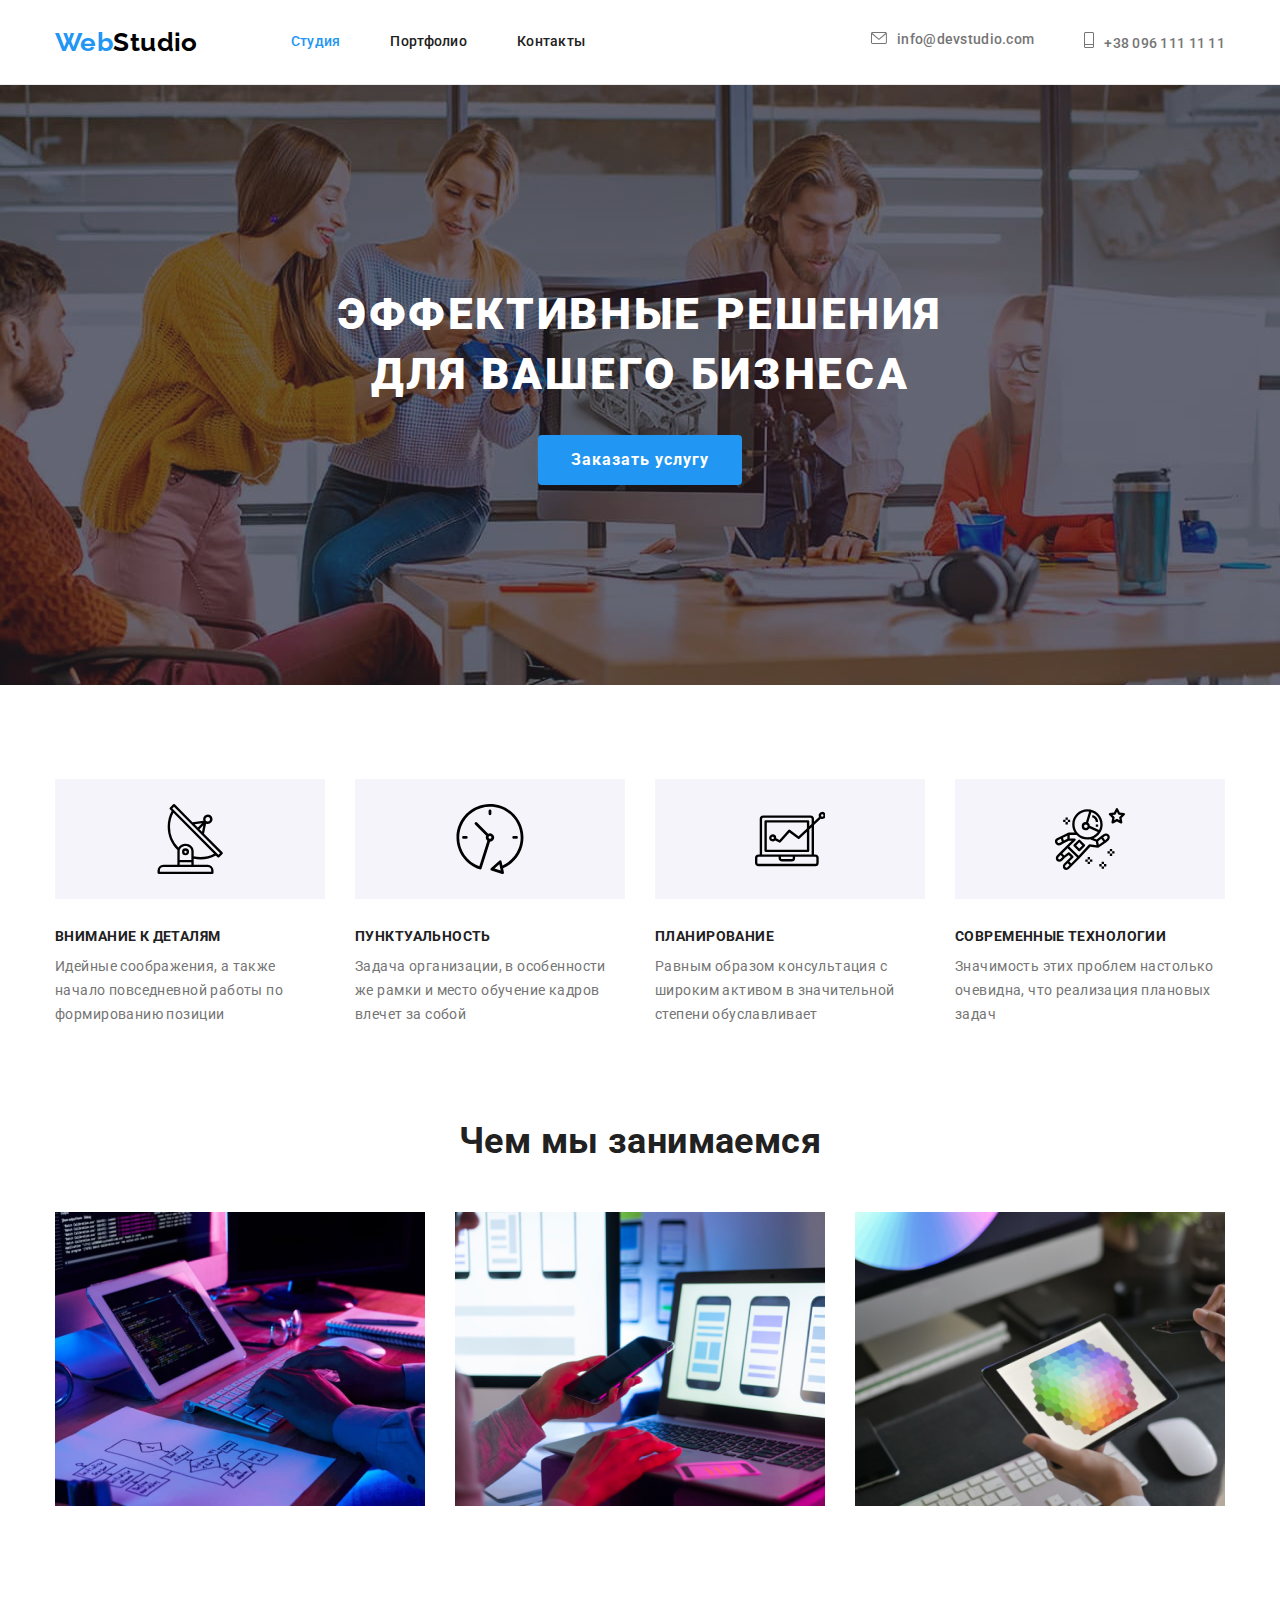
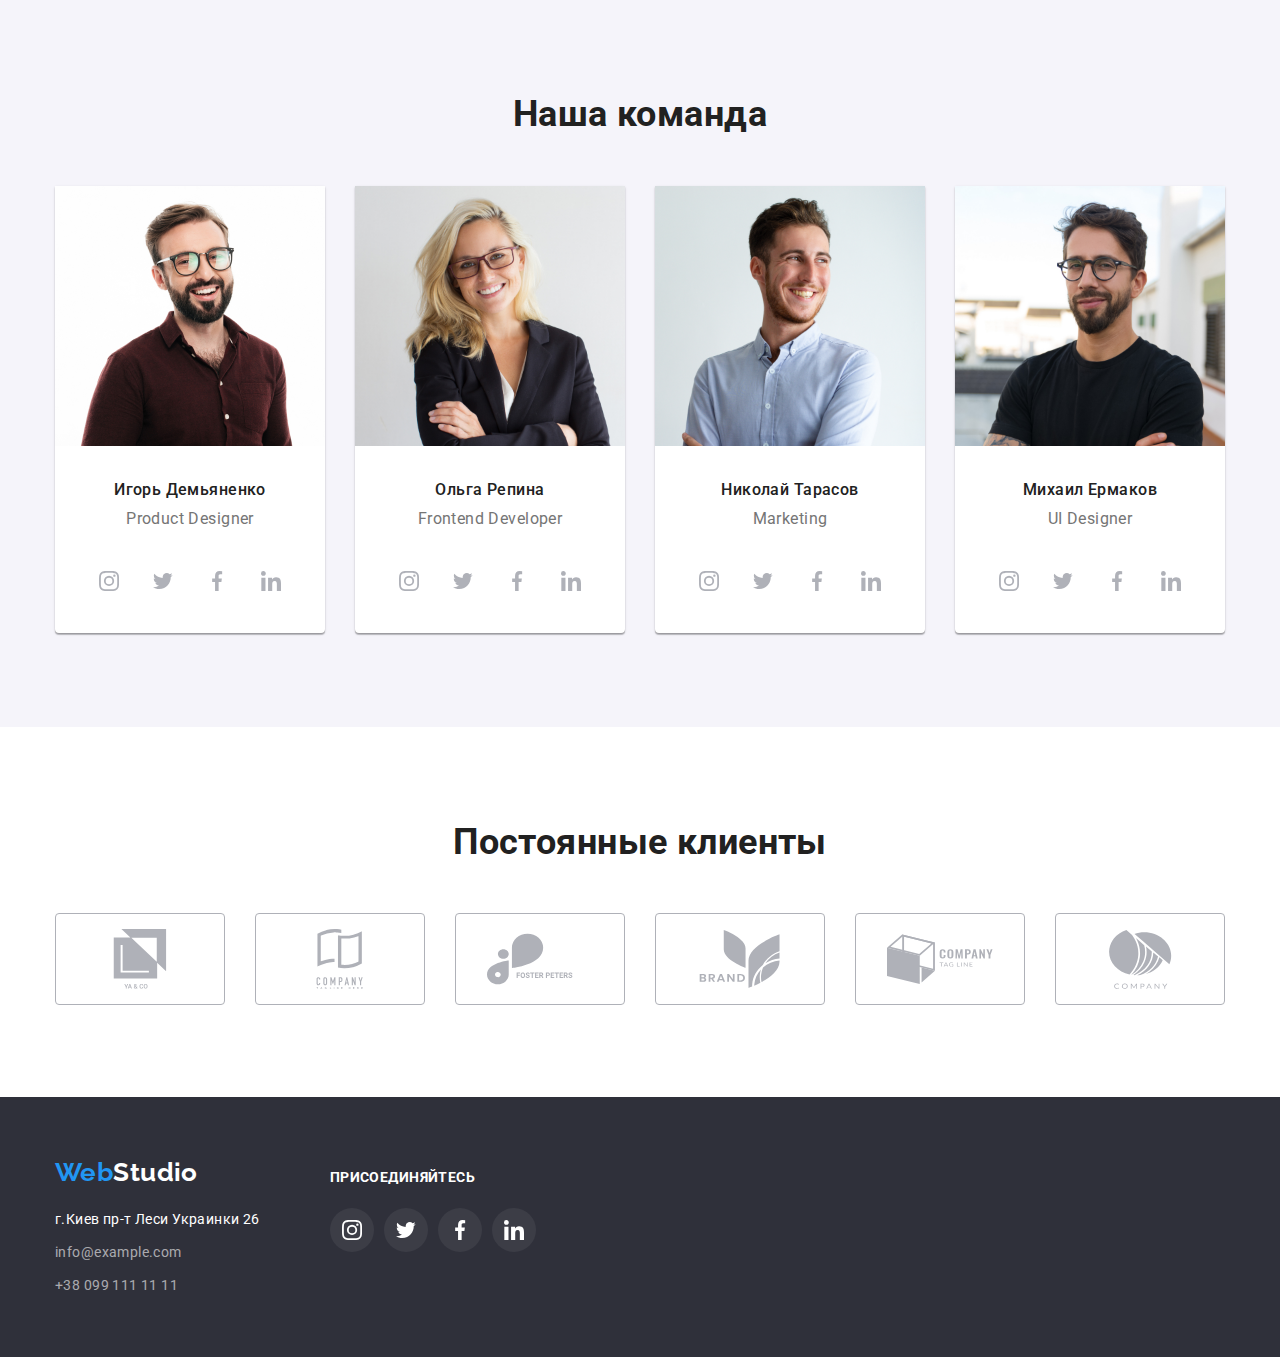
<file: index.html>
<!DOCTYPE html>
<html lang="ru">
  <head>
    <meta charset="UTF-8" />
    <meta http-equiv="X-UA-Compatible" content="IE=edge" />
    <meta name="viewport" content="width=device-width, initial-scale=1.0" />
    <title>WebStudio</title>
    <link rel="preconnect" href="https://fonts.googleapis.com" />
    <link rel="preconnect" href="https://fonts.gstatic.com" crossorigin />
    <link
      href="https://fonts.googleapis.com/css2?family=Raleway:ital,wght@0,700;1,700&family=Roboto:wght@400;500;700;900&display=swap"
      rel="stylesheet"
    />
    <link
    rel="stylesheet"
    href="https://cdnjs.cloudflare.com/ajax/libs/modern-normalize/1.1.0/modern-normalize.min.css"
  />
    <link rel="stylesheet" href="./css/styles.css" />
  </head>

  <body>
    <header class="header">
      <div class="container nav-flex">            
          <a class="logo link-href"=./index.html" 
            >Web<span class="logo-black">Studio</span></a>
        <nav class="nav-class">
        <ul class="no-bullet nav-list">
          <li class="nav-item"><a href="./index.html" class="current nav-link">Студия</a></li>
          <li class="nav-item"><a href="./portfolio.html" class="nav-link">Портфолио</a></li>
          <li class="nav-item"><a href="" class="nav-link">Контакты</a></li>
        </ul>
      </nav>
      <ul class="no-bullet contact-list">
        <li class="nav-item contact"><a href="mailto:info@devstudio.com" class="header-link"><svg class="contact-icon" width="16" height="12">
          <use href="./images/icons.svg#icon-envelope"></use>
        </svg>info@devstudio.com</a></li>
        <li class="nav-item contact"><a href="tel:+380961111111" class="header-link"><svg class="contact-icon" width="10" height="16">
          <use href="./images/icons.svg#icon-mobile"></use>
        </svg>+38 096 111 11 11</a></li>
      </ul>
    </div>
    
    </header>
    <main>
      <section class="hero">
        <div class="container">
        <h1 class="hero-heading">
          Эффективные решения
          для вашего бизнеса
        </h1>
        <button type="button" class="hero-button">Заказать услугу</button>
      </div>
      </section>

      <section class="features">
        <div class="container">
        <h2 class="section-title visually-hidden">Особенности</h2>
        <ul class="no-bullet list feature">
          <li class="feature-items">
            <div class="features-icon-fon">
              <svg class="features-icon" width="70" height="70">
                <use href="./images/icons.svg#icon-antenna"></use>
              </svg>
            </div>
            <h3 class="feature-title">Внимание к деталям</h3>
            <p class="features-text">Идейные соображения, а также начало повседневной работы по формированию позиции</p>
          </li>
          <li class="feature-items">
            <div class="features-icon-fon">
              <svg class="features-icon" width="70" height="70">
                <use href="./images/icons.svg#icon-clock"></use>
              </svg>
            </div>
            <h3 class="feature-title">Пунктуальность</h3>
            <p class="features-text">Задача организации, в особенности же рамки и место обучение кадров влечет за собой </p>
            
          </li>
          <li class="feature-items">
            <div class="features-icon-fon">
              <svg class="features-icon" width="70" height="70">
                <use href="./images/icons.svg#icon-diagram"></use>
              </svg>
            </div>
            <h3 class="feature-title">Планирование</h3>
            <p class="features-text">Равным образом консультация с широким активом в значительной степени обуславливает </p>

           
          </li>
          <li class="feature-items">
            <div class="features-icon-fon">
                <svg class="features-icon" width="70" height="70">
                  <use href="./images/icons.svg#icon-astronaut"></use>
                </svg>
              </div>
            <h3 class="feature-title">Современные технологии</h3>
            <p class="features-text">Значимость этих проблем настолько очевидна, что реализация плановых задач</p>
          </li>
        </ul>
        </div>
      </section>

      <section class="activity">
        <div class="container">
        <h2 class="section-title">Чем мы занимаемся</h2>
        <ul class="no-bullet list-work">
          <li class="work-item">
            <img src="./images/box_1.jpg" alt="руки на клавиатуре" width="370" height="294" />
          </li>
          <li class="work-item">
            <img src="./images/box_2.jpg" alt="телефон в руках" width="370" height="294" />
          </li>
          <li class="work-item">
            <img src="./images/box_3.jpg" alt="телефон в руках" width="370" height="294" />
          </li>
        </ul>
      </div>
      </section>

      <section class="team">
        <div class="container">
        <h2 class="section-title">Наша команда</h2>
        <ul class="no-bullet list-team">
          <li class="member-card box">
            <img src="./images/img_1.jpg" alt="Игорь Демьяненко" width="270" height="260" />
            <h3 class="member-name">Игорь Демьяненко</h3>
            <p lang="en" class="member-position">Product Designer</p>
            <ul class="social-list">
              <li class="social-item">
                  <a href="" class="social-link">
                      <svg class="social-logo" width="20" height="20">   
                          <use href="./images/icons.svg#icon-instagram" ></use> 
                      </svg>
                  </a>
              </li>
              <li class="social-item">
                  <a href="" class="social-link">
                      <svg class="social-logo" width="20" height="20">
                          <use href="./images/icons.svg#icon-twitter" ></use>
                      </svg>
                  </a>
              </li>
              <li class="social-item">
                  <a href="" class="social-link">
                      <svg class="social-logo" width="20" height="20">
                          <use href="./images/icons.svg#icon-facebook" ></use>
                      </svg>
                  </a>
              </li>
              <li class="social-item">
                  <a href="" class="social-link">
                      <svg class="social-logo" width="20" height="20">
                          <use href="./images/icons.svg#icon-linkedin" ></use>
                      </svg>
                  </a>
              </li>
          </ul>
          </li>   




          <li class="member-card box"">
            <img src="./images/img_2.jpg" alt="Ольга Репина" width="270" height="260" />
            <h3 class="member-name">Ольга Репина</h3>
            <p lang="en" class="member-position">Frontend Developer</p>
            <ul class="social-list">
              <li class="social-item">
                  <a href="" class="social-link">
                      <svg class="social-logo" width="20" height="20">   
                          <use href="./images/icons.svg#icon-instagram" ></use> 
                      </svg>
                  </a>
              </li>
              <li class="social-item">
                  <a href="" class="social-link">
                      <svg class="social-logo" width="20" height="20">
                          <use href="./images/icons.svg#icon-twitter" ></use>
                      </svg>
                  </a>
              </li>
              <li class="social-item">
                  <a href="" class="social-link">
                      <svg class="social-logo" width="20" height="20">
                          <use href="./images/icons.svg#icon-facebook" ></use>
                      </svg>
                  </a>
              </li>
              <li class="social-item">
                  <a href="" class="social-link">
                      <svg class="social-logo" width="20" height="20">
                          <use href="./images/icons.svg#icon-linkedin" ></use>
                      </svg>
                  </a>
              </li>
          </ul>
          </li>
          <li class="member-card box" ">
            <img src="./images/img_3.jpg" alt="Николай Тарасов" width="270" height="260" />
            <h3 class="member-name">Николай Тарасов</h3>
            <p lang="en" class="member-position">Marketing</p>
            <ul class="social-list">
              <li class="social-item">
                  <a href="" class="social-link">
                      <svg class="social-logo" width="20" height="20">   
                          <use href="./images/icons.svg#icon-instagram" ></use> 
                      </svg>
                  </a>
              </li>
              <li class="social-item">
                  <a href="" class="social-link">
                      <svg class="social-logo" width="20" height="20">
                          <use href="./images/icons.svg#icon-twitter" ></use>
                      </svg>
                  </a>
              </li>
              <li class="social-item">
                  <a href="" class="social-link">
                      <svg class="social-logo" width="20" height="20">
                          <use href="./images/icons.svg#icon-facebook" ></use>
                      </svg>
                  </a>
              </li>
              <li class="social-item">
                  <a href="" class="social-link">
                      <svg class="social-logo" width="20" height="20">
                          <use href="./images/icons.svg#icon-linkedin" ></use>
                      </svg>
                  </a>
              </li>
          </ul>
            
          </li>
          <li class="member-card box">
            <img src="./images/img_4.jpg" alt="Михаил Ермаков" width="270" height="260" />
            <h3 class="member-name">Михаил Ермаков</h3>
            <p lang="en" class="member-position">UI Designer</p>
            <ul class="social-list">
              <li class="social-item">
                  <a href="" class="social-link">
                      <svg class="social-logo" width="20" height="20">   
                          <use href="./images/icons.svg#icon-instagram" ></use> 
                      </svg>
                  </a>
              </li>
              <li class="social-item">
                  <a href="" class="social-link">
                      <svg class="social-logo" width="20" height="20">
                          <use href="./images/icons.svg#icon-twitter" ></use>
                      </svg>
                  </a>
              </li>
              <li class="social-item">
                  <a href="" class="social-link">
                      <svg class="social-logo" width="20" height="20">
                          <use href="./images/icons.svg#icon-facebook" ></use>
                      </svg>
                  </a>
              </li>
              <li class="social-item">
                  <a href="" class="social-link">
                      <svg class="social-logo" width="20" height="20">
                          <use href="./images/icons.svg#icon-linkedin" ></use>
                      </svg>
                  </a>
              </li>
          </ul>

          </li>
        </ul>
      </div>
      </section>

      <section class="client">
        <div class = "container">
        <h2 class="client-title"> Постоянные клиенты </h2> 
        <ul class="client-list">
          <li class="client-item"><a class=" client-link" href="">
            <svg class="client-icon" width="106" height="60">
              <use href="./images/icons.svg#icon-yaco"></use>
            </svg>
          </a>
          </li>
          <li class="client-item"> <a class="client-link" href="">
            <svg class="client-icon" width="106" height="60">
              <use href="./images/icons.svg#icon-company"></use>
            </svg>
          </a>
          </li>
          <li class="client-item"><a class="client-link" href="">
            <svg class="client-icon" width="106" height="60">
              <use href="./images/icons.svg#icon-foster"></use>
            </svg>
          </a>
        </li>
          <li class="client-item"><a class="client-link" href="">
            <svg class="client-icon" width="106" height="60">
              <use href="./images/icons.svg#icon-brand"></use>
            </svg>
          </a>
        </li>
          <li class="client-item"><a class="client-link" href="">
            <svg class="client-icon" width="106" height="60">
              <use href="./images/icons.svg#icon-tag"></use>
            </svg>
          </a></li>
          <li class="client-item"><a class="client-link" href="">
            <svg class="client-icon" width="106" height="60">
              <use href="./images/icons.svg#icon-company2"></use>
            </svg>
          </a>
        </li>        
        </ul>
      </div>
      </section>
    
    </main>

    <footer class="footer">
      <div class="container">
        <div class="footer-flex">
          <div class="footer-contact-flex">
      <a class="logo link" href="./index.html"
      >Web<span class="logo-white">Studio</span></a
    >
      <address class="footer-contact">
        <ul class="no-bullet list">
          <li class="footer-adress footer-list">
            <a
              href="https://goo.gl/maps/FCQ5aKZxrLypP4Zz5"
              class="footer-link footer-address"
              target="_blank"
              rel="noopener noreferrer"
            >
              г.Киев пр-т Леси Украинки 26
            </a>
          </li>
          <li class="footer-list">
            <a href="mailto:info@example.com" class="footer-link footer-contacts"
              >info@example.com</a
            >
          </li>
          <li class=" footer-list">
            <a href="tel:+380991111111" class="footer-link footer-contacts">+38 099 111 11 11</a>
          </li>
        </ul>
      </address>    
    </div>
   
    <div class ="social-footer">
      <p class ="social-footer-text">Присоединяйтесь</p>
      <ul class = "social-footer-list"> 
      <li class="social-foter-item"><a class="social-footer-link" href=""> <svg class="social-footer-icon" width="20" height="20">
        <use href="./images/icons.svg#icon-instagram"></use>
      </svg>
    </a>
  </li>
  <li class="social-foter-item"><a class="social-footer-link" href="">
     <svg class="social-footer-icon" width="20" height="20">
    <use href="./images/icons.svg#icon-twitter"></use>
  </svg>
</a>
</li>
<li class="social-foter-item"><a class="social-footer-link" href=""> 
  <svg class="social-footer-icon" width="20" height="20">
  <use href="./images/icons.svg#icon-facebook"></use>
</svg>
</a>
</li>      
<li class="social-foter-item"><a class="social-footer-link" href=""> 
  <svg class="social-footer-icon" width="20" height="20">
  <use href="./images/icons.svg#icon-linkedin"></use>
</svg>
</a>
</li>    
</ul>
      </div>
    </div>
  </div>
    </footer> 
  </body>
</html>
</file>
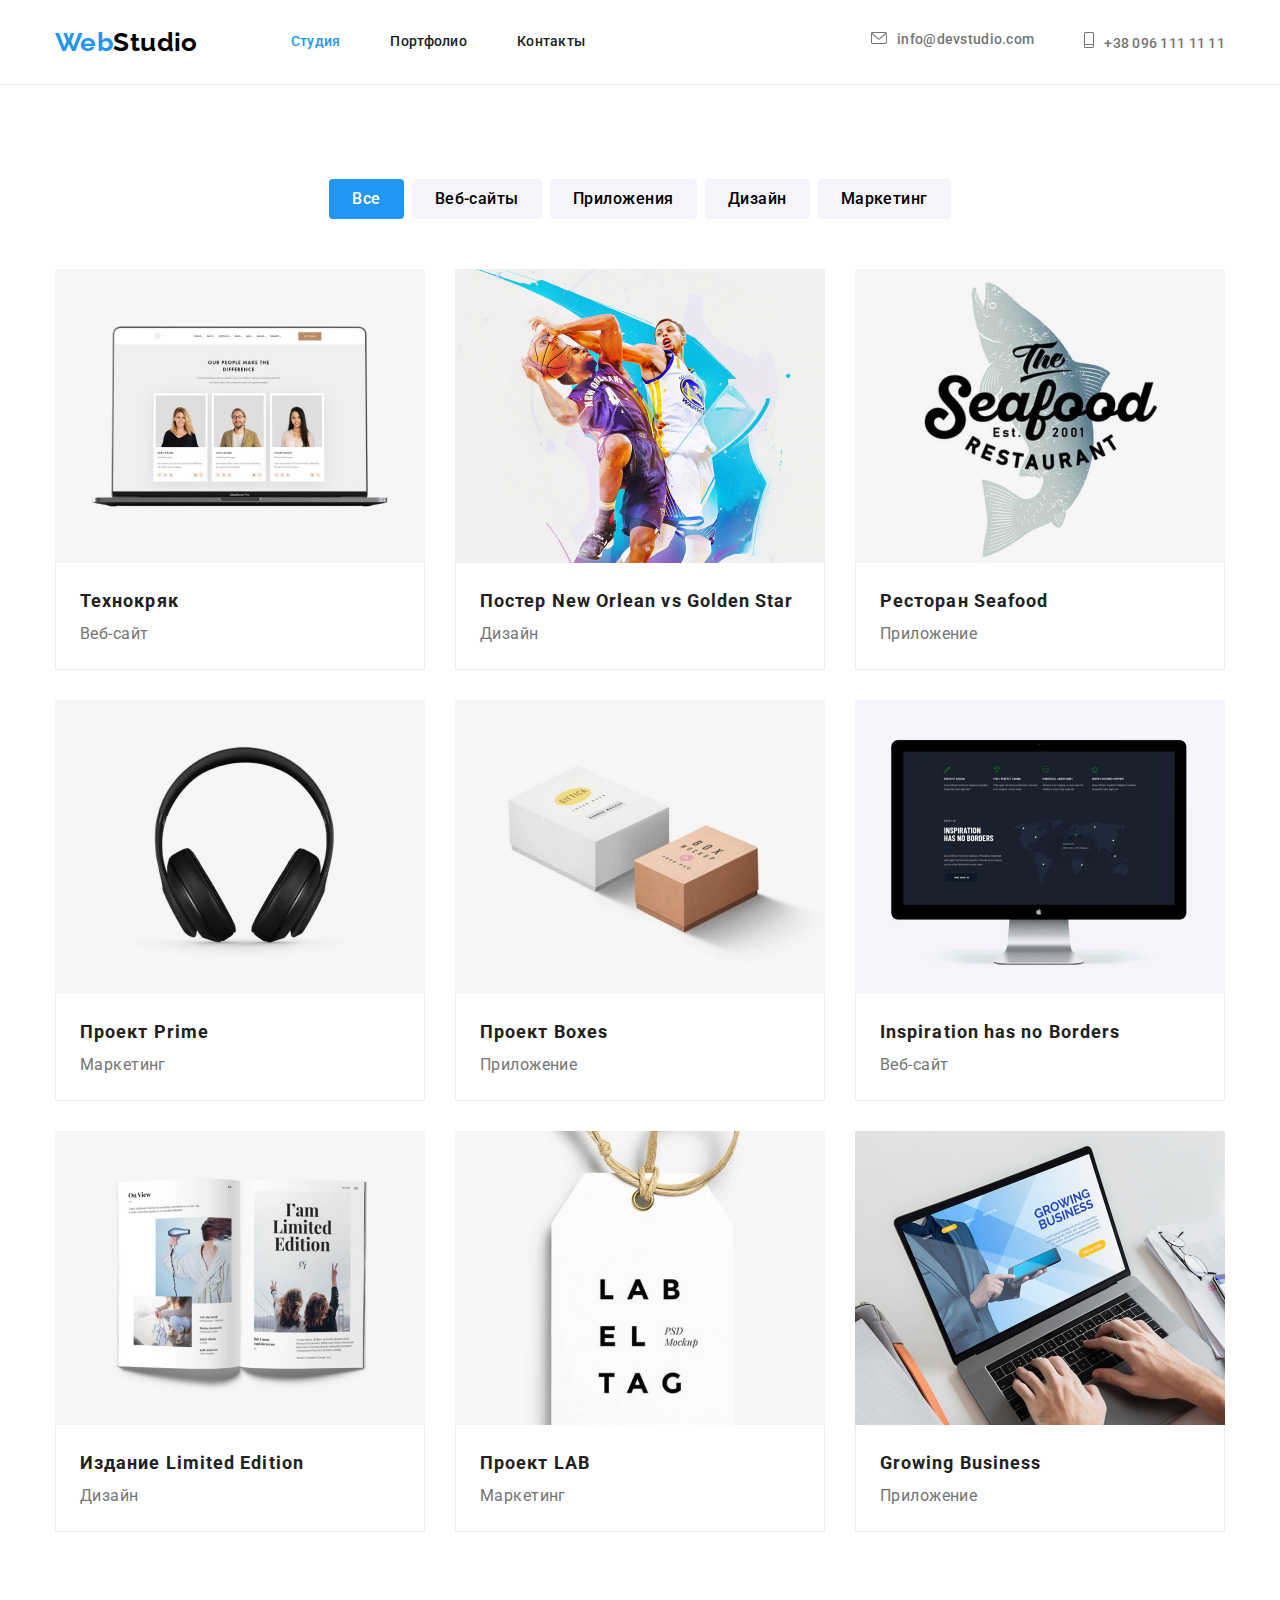
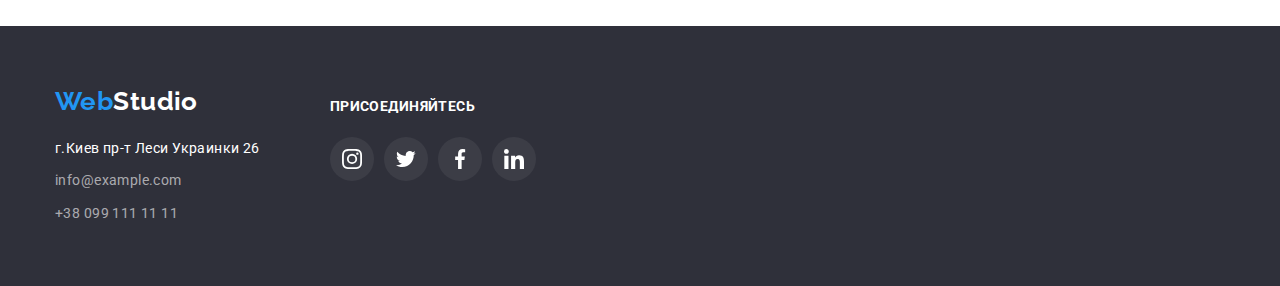
<file: portfolio.html>
<!DOCTYPE html>
<html lang="en">
  <head>
    <meta charset="UTF-8" />
    <meta http-equiv="X-UA-Compatible" content="IE=edge" />
    <meta name="viewport" content="width=device-width, initial-scale=1.0" />
    <title>Portfolio</title>
    <link rel="preconnect" href="https://fonts.googleapis.com" />
    <link rel="preconnect" href="https://fonts.gstatic.com" crossorigin />
    <link
      href="https://fonts.googleapis.com/css2?family=Raleway:ital,wght@0,700;1,700&family=Roboto:wght@400;500;700;900&display=swap"
      rel="stylesheet"
    />
    <link
    rel="stylesheet"
    href="https://cdnjs.cloudflare.com/ajax/libs/modern-normalize/1.1.0/modern-normalize.min.css"
  />
    <link rel="stylesheet" href="./css/styles.css" />
  </head>
  <body>
    <header class="header">
      <div class="container nav-flex">            
          <a class="logo link-href"=./index.html" 
            >Web<span class="logo-black">Studio</span></a>
        <nav class="nav-class">
        <ul class="no-bullet nav-list">
          <li class="nav-item"><a href="./index.html" class="current nav-link">Студия</a></li>
          <li class="nav-item"><a href="./portfolio.html" class="nav-link">Портфолио</a></li>
          <li class="nav-item"><a href="" class="nav-link">Контакты</a></li>
        </ul>
      </nav>
      <ul class="no-bullet contact-list">
        <li class="nav-item contact"><a href="mailto:info@devstudio.com" class="header-link"><svg class="contact-icon" width="16" height="12">
          <use href="./images/icons.svg#icon-envelope"></use>
        </svg>info@devstudio.com</a></li>
        <li class="nav-item contact"><a href="tel:+380961111111" class="header-link"><svg class="contact-icon" width="10" height="16">
          <use href="./images/icons.svg#icon-mobile"></use>
        </svg>+38 096 111 11 11</a></li>
      </ul>    </div>
    
    </header>

    <main>
      <section class = "portfolio">
        <div class = "container">
        <h1 class = "section-title visually-hidden">Портфолио</h1>
        <ul class ="portfolio-buttons no-bullet list">
          <li class = "button-list"><button type="button" class="portfolio-button active">Все</button></li>
          <li class ="button-list"><button type="button" class="portfolio-button">Веб-сайты</button></li>
          <li class ="button-list"><button type="button" class="portfolio-button">Приложения</button></li>
          <li class ="button-list"><button type="button" class="portfolio-button">Дизайн</button></li>
          <li class ="button-list"><button type="button" class="portfolio-button">Маркетинг</button></li>
        </ul>

        <ul class="portfolio-cards no-bullet list">
          <li class="portfolio-card">
            <img src="./images/laptop.jpg" alt="note-book" width="370" height="294" />
            <div class="portfolio-name">
            <h2 class="card-heading">Технокряк</h2>
            <p class="card-descr">Веб-сайт</p> 
          </div>
          </li>
          <li class="portfolio-card">
            <img src="./images/players.jpg" alt="players" width="370" height="294" />
            <div class="portfolio-name">
            <h2 class="card-heading">Постер New Orlean vs Golden Star</h2>
            <p class="card-descr">Дизайн</p>
          </div>
          </li>
          <li class="portfolio-card">
            <img src="./images/seafood.jpg" alt="logo restoran" width="370" height="294" />
            <div class="portfolio-name">
            <h2 class="card-heading">Ресторан Seafood</h2>
            <p class="card-descr">Приложение</p>
          </div>
          </li>
          <li class="portfolio-card">
            <img src="./images/headphones.jpg" alt="Headphones" width="370" height="294" />
            <div class="portfolio-name">
            <h2 class="card-heading">Проект Prime</h2>
            <p class="card-descr">Маркетинг</p>
          </div>
          </li>
          <li class="portfolio-card">
            <img src="./images/blocks.jpg" alt="two blocks" width="370" height="294" />
            <div class="portfolio-name">
            <h2 class="card-heading">Проект Boxes</h2>
            <p class="card-descr">Приложение</p>
          </div>
          </li>
          <li class="portfolio-card">
            <img src="./images/decktop.jpg" alt="Desctop" width="370" height="294" />
            <div class="portfolio-name">
            <h2 lang="en" class="card-heading">Inspiration has no Borders</h2>
            <p class="card-descr">Веб-сайт</p></div>
          </li>
          <li class="portfolio-card">
            <img src="./images/magazine.jpg" alt="page magazine" width="370" height="294" />
            <div class="portfolio-name">
            <h2 class="card-heading">Издание Limited Edition</h2>
            <p class="card-descr">Дизайн</p></div>
          </li>
          <li class="portfolio-card">
            <img src="./images/tag.jpg" alt="Medal" width="370" height="294" />
            <div class="portfolio-name">
            <h2 class="card-heading">Проект LAB</h2>
            <p class="card-descr">Маркетинг</p>
          </div>
          </li>
          <li class="portfolio-card">
            <img
              src="./images/laptop_hands.jpg"
              alt="hands on the keybords"
              width="370"
              height="294"
            />
            <div class="portfolio-name">
            <h2 lang="en" class="card-heading">Growing Business</h2>
            <p class="card-descr">Приложение</p></div>
          </li>
        </ul>
      </div>
      </section>
    </main>
    <footer class="footer">
      <div class="container">
        <div class="footer-flex">
          <div class="footer-contact-flex">
      <a class="logo link" href="./index.html"
      >Web<span class="logo-white">Studio</span></a
    >
      <address class="footer-contact">
        <ul class="no-bullet list">
          <li class="footer-adress footer-list">
            <a
              href="https://goo.gl/maps/FCQ5aKZxrLypP4Zz5"
              class="footer-link footer-address"
              target="_blank"
              rel="noopener noreferrer"
            >
              г.Киев пр-т Леси Украинки 26
            </a>
          </li>
          <li class="footer-list">
            <a href="mailto:info@example.com" class="footer-link footer-contacts"
              >info@example.com</a
            >
          </li>
          <li class=" footer-list">
            <a href="tel:+380991111111" class="footer-link footer-contacts">+38 099 111 11 11</a>
          </li>
        </ul>
      </address>    
    </div>
   
    <div class ="social-footer">
      <p class ="social-footer-text">Присоединяйтесь</p>
      <ul class = "social-footer-list"> 
      <li class="social-foter-item"><a class="social-footer-link"> <svg class="social-footer-icon" width="20" height="20">
        <use href="./images/icons.svg#icon-instagram"></use>
      </svg>
    </a>
  </li>
  <li class="social-foter-item"><a class="social-footer-link">
     <svg class="social-footer-icon" width="20" height="20">
    <use href="./images/icons.svg#icon-twitter"></use>
  </svg>
</a>
</li>
<li class="social-foter-item"><a class="social-footer-link"> 
  <svg class="social-footer-icon" width="20" height="20">
  <use href="./images/icons.svg#icon-facebook"></use>
</svg>
</a>
</li>      
<li class="social-foter-item"><a class="social-footer-link"> 
  <svg class="social-footer-icon" width="20" height="20">
  <use href="./images/icons.svg#icon-linkedin"></use>
</svg>
</a>
</li>    
</ul>
      </div>
    </div>
  </div>
    </footer> 
   </body>
</html>
</file>
<file: css/styles.css>
/* default settings */
html {
  box-sizing: border-box;
}

*,
*::before,
*::after {
  box-sizing: border-box;
}

:root {
  --main-text-cl: #757575;
  --add-cl: #212121;
  --white-cl: #ffffff;
  --black-cl: #000000;
  --accent-cl: #2196f3;
  --background-dark: #2f303a;
  --alt-background: #f5f4fa;
  --logo-color: #afb1b8;
  --timing-function: cubic-bezier(0.4, 0, 0.2, 1);
  --animation-duration: 250ms;
  --timing-function1: transform 250ms cubic-bezier(0.4, 0, 0.2, 1);
}

body {
  font-family: 'Roboto', sans-serif;
  color: var(--main-text-cl);  
  font-size: 14px;
  background-color: var(--white-cl);
  letter-spacing: 0.03em;
}

/* general settings */

/*resset*/ 

h1,
h2,
h3,
h4,
h5,
h6,
p,
ul {
  margin: 0;
  padding: 0;
}



  /* outline: 2px solid red; */



img {
  display: block;
  height: auto;
  max-width: 100%;
}

.button-cursor {
  cursor: pointer;
}

.list {
  padding: 0;
  margin: 0;
}

.no-bullet {
  list-style: none;
}

.visually-hidden {
  position: absolute;
  clip: rect(1px 1px 1px 1px);
  clip: rect(1px, 1px, 1px, 1px);
  padding: 0;
  border: 0;
  height: 1px;
  width: 1px;
  overflow: hidden;
}


.link {
  text-decoration: none;
}

.container {
  max-width: 1200px;
  width: 100%;
  margin-left: auto;
  margin-right: auto;
  padding-left: 15px;
  padding-right: 15px;
}


.logo {  

  font-family: "Raleway";
  font-weight: 700;
  font-size: 26px;
  line-height: 1.19;
  color: var(--accent-cl); 
}

.logo-black {
  color: var(--black-cl);
}

.logo-white {
  color: var(--white-cl);
}

.header {
  border-bottom: 1px solid #ececec;
}


.nav-flex {
  display: flex;
  align-items: center;
}

.nav-class {
  margin-left: 93px;
}

.nav-item:not(:last-child) {
  margin-right: 50px;
}


.nav-link,.header-link { 

  display: block;
  padding-top: 32px;
  padding-bottom: 32px;

  font-weight: 500;  
  line-height: 1.14;
  letter-spacing: 0.02em;
  text-decoration: none;
  color: var(--add-cl);
 
}

.nav-list {
  display: flex;  
}

.contact-list {
  display: flex;
  margin-left: auto;
}

.contact-list + .contact {
  margin-left: 50px;
}

.header-link,
.header-contacts {
  

  text-decoration: none;
  color: var(--main-text-cl);
}

.current {
  color: var(--accent-cl);
}  

.contact-icon {
  margin-right: 10px;
  fill: currentColor;
}




/* hovers and accents */
.nav-class,
.nav-link:hover,
.header-link:hover,
.header-link:focus,
.title-accent-one,
.footer-contacts:hover,
.footer-contacts:focus {
  color: var(--accent-cl);
}





/* footer settings */

.footer {
  padding-top: 60px;
  padding-bottom: 60px;
  background-color: var(--background-dark);
  color: var(--white-cl);
}

.footer-contact {
  margin-top: 20px;
}

.footer-list:not(:first-child) {
  margin-top: 9px;
}

.footer-title,
.footer-link {
  font-family: 'Raleway';
  font-weight: 700;
  font-size: 26px;
  line-height: 1.19;
  letter-spacing: 0.03em;
  text-decoration: none;
  color: var(--white-cl);
}

.footer-address {
  font-family: 'roboto';
  font-weight: 400;
  font-size: 14px;
  line-height: 1.7;
  letter-spacing: 0.03em;
  font-style: normal;
}

.footer-contacts {
  font-family: 'roboto';
  font-weight: 400;
  font-size: 14px;
  line-height: 1.7;
  letter-spacing: 0.03em;
  color: rgba(255, 255, 255, 0.6);
  font-style: normal;
}

.footer-flex {
  display: flex;
  margin: 0;
  padding: 0;
  
  }

.social-footer {
  margin-left: 70px;
  width: 206px;
}


.social-footer-text {

padding: 20px 0px 10px 0px;
margin-bottom: 20px;
font-weight: 700;
font-size: 14px;
line-height: 1.14px;
text-transform: uppercase;
color: var(--white-cl);
}

.social-footer-list {
  display: flex;
  padding: 0;
  margin-top: 0;
  list-style: none;
  justify-content: space-between;
  align-items: center;
}

.social-footer-item {
  width: 44px;
  height: 44px;
}

.social-footer-link {

width: 44px;
height: 44px;
display: block;
border-radius: 50%;
color: #ffffff;
background-color: #ffffff10;
}

.social-footer-link:hover {
  color: var(--white-cl);
  background-color: var(--accent-cl);
}

.social-footer-link:focus {
  color: var(--white-cl);
  background-color: var(--accent-cl);
}

.social-footer-icon {

margin: 12px 0px 0px 12px;
fill: currentColor;
}

/* body settings*/

/* 2-lvl headings */

.section-title {

  margin-bottom: 50px;   
  font-size: 36px;
  line-height: 1.16;
  text-align: center;
  color: var(--add-cl);
}

/* hero home page */

.hero {
  max-width: 1600px;
  height: 600px;
  margin-left: auto;
  margin-right: auto;  
  padding-top: 200px;
  padding-bottom: 200px;

  background-image: linear-gradient(
      to right,
      rgba(47, 48, 58, 0.4),
      rgba(47, 48, 58, 0.4)
    ),
    url(../images/hero.jpg);  
    background-color: var(--background-dark);
    background-repeat: no-repeat;
    background-position: center;
    background-size: cover;

    text-align: center;
    color: var(--white-cl);  
}


.hero-heading {

  margin-bottom: 30px;  
  max-width: 696px;
  margin-left: auto;
  margin-right:auto;  

  font-weight: 900;
  font-size: 44px;
  line-height: 1.36;
  text-align: center;
  letter-spacing: 0.06em;
  text-transform: uppercase;
}

.hero-button {

  border-radius: 4px;
  border: 1px solid transparent;
  padding: 10px 32px;
  font-weight: 700;
  font-size: 16px;
  font-family: inherit;
  line-height: 1.8;
  letter-spacing: 0.06em;
  background-color: var(--accent-cl);
  color: var(--white-cl);
}

.hero-button:hover,
.hero-button:focus {
  color: var(--accent-cl);
  background-color: var(--white-cl);
}



/* features section home page */

.features {
padding-top: 94px;
padding-bottom: 94px;}

.feature {
  display: flex;
  margin-right: -30px;
}

.feature-items {
  margin-right: 30px;
  max-width: 270px;
}

.features-icon-fon {
  display: flex;
  width: 270px;
  height: 120px;
  align-items: center;
  justify-content: center;
  margin-bottom: 30px;

  background-color: var(--alt-background);
}

.feature-title {

  margin-bottom: 10px;
  font-size: 14px;
  line-height: 1.14;
  text-transform: uppercase;
  color: var(--add-cl);
}

.features-text {
  line-height: 1.71;
}

.activity {
  padding-bottom: 94px;
}

.list-work {
  display: flex;
}

.work-item:not(:last-child) {
  margin-right: 30px;
}

/* our team section home page */

.team {

  padding-bottom: 94px;
  padding-top: 94px;
  background-color: var(--alt-background);
}

.list-team {
  display: flex;
}

.member-card:not(:last-child) {
  margin-right: 30px; 
  
}

.box {
  box-shadow: 0px 1px 3px rgba(0, 0, 0, 0.12), 0px 1px 1px rgba(0, 0, 0, 0.14), 0px 2px 1px rgba(0, 0, 0, 0.2);
  border-bottom-left-radius: 4px;
  border-bottom-right-radius: 4px;
  background-color: var(--white-cl);
  
}


.member-team {
  padding: 30px 0px;
}

.member-name {
  margin-top: 35px;
  font-weight: 500;
  font-size: 16px;
  line-height: 1.18;
  text-align: center;  
  color: var(--add-cl);
}

.member-position {

  margin-top: 10px;  
  padding-bottom: 30px;
  font-size: 16px;
  line-height: 1.18;
  text-align: center; 
}

.social-list {
  list-style: none;
  display: flex;
  justify-content: center;
  align-items: center;
  margin-right: -10px;
  padding-bottom: 30px;

}

.social-item {
  
  margin-right: 10px;
}

.social-link {

  display: flex;
  justify-content: center;
  align-items: center;
  width: 44px;
  height: 44px;
  border-radius: 50%;
  color: var(--logo-color); 
}


.social-link:hover,
.social-link:focus {
  color: var(--white-cl);
  background-color: var(--accent-cl);
}


.social-logo {
  fill: currentColor;
}

.client-link:hover,
.client-link:focus {
    border: 1px solid var(--accent-cl);
  }

  .client-link:hover .client-icon,
   .client-link:focus .client-icon {
    fill: var(--accent-cl);
  }

/* client section */

.client {
  padding-top: 94px;
  padding-bottom: 94px;
}

.client-item:not(:last-child) {
  margin-right: 30px;
}


.client-title {
  margin-bottom: 50px;
  font-weight: 700;
  font-size: 36px;
  line-height: 1.17;
  text-align: center;
  color: var(--add-cl);
}

.client-list {

  padding: 0;
  margin: 0;
  list-style: none;
  display: flex;
  
}
 

.client-item {

  width: 170px;
  height: 90px;
}

.client-link {

display: flex;
justify-content: center;
align-items: center;
width: 170px;
height: 92px;
border: 1px solid var(--logo-color);
border-radius: 4px;
color: var(--accent-color);
}

.client-icon {
  fill: var(--logo-color);
}





/* portfolio page body*/

.portfolio {
  padding-top: 94px;
  padding-bottom: 94px; 
}

.portfolio-buttons {
  display:flex;
  justify-content: center;
  margin-bottom: 50px;
}


.button-list:not(:last-child) {
  margin-right: 8px;
}

.portfolio-button {

  display: inline-block;
  min-width: 73px;
  border-radius: 4px;
  border: 1px solid transparent;
  padding: 6px 22px;
  font-family: "Roboto", sans-serif;
  font-weight: 500;
  font-size: 16px;
  line-height: 1.63;
  letter-spacing: 0.03em;
  text-align: center;
  background-color: var(--alt-background);
  color: var(--black-cl);
  cursor: pointer;
}

.portfolio-button:hover,
.portfolio-button:focus {
  background-color: var(--accent-cl);
  color: var(--white-cl);
}

.active {
  background-color: var(--accent-cl);
  color: var(--white-cl);
}


.portfolio-cards {
  display: flex;
  flex-wrap: wrap;


}

.portfolio-card:not(:nth-child(3n)) {
  margin-right: 30px;
  
}

.portfolio-card {
  margin-bottom:30px;

}

 .portfolio-card:nth-child(n+7) {
  margin-bottom: 0;
 }

 .portfolio-card:hover,
  .portfolio-item:focus {
  box-shadow: 0px 3px 1px rgba(0, 0, 0, 0.1), 0px 1px 2px rgba(0, 0, 0, 0.08), 0px 2px 2px rgba(0, 0, 0, 0.12);
}


.portfolio-name {
  border: 1px solid #eeeeee; 
  border-top: transparent;
  padding: 20px 24px;
}

.card-heading {
  font-size: 18px;
  line-height: 2;
  letter-spacing: 0.06em;
  color: var(--add-cl);
}

.card-descr {
  font-size: 16px;
  line-height: 1.87;  
  font-weight: 400;
}
</file>
